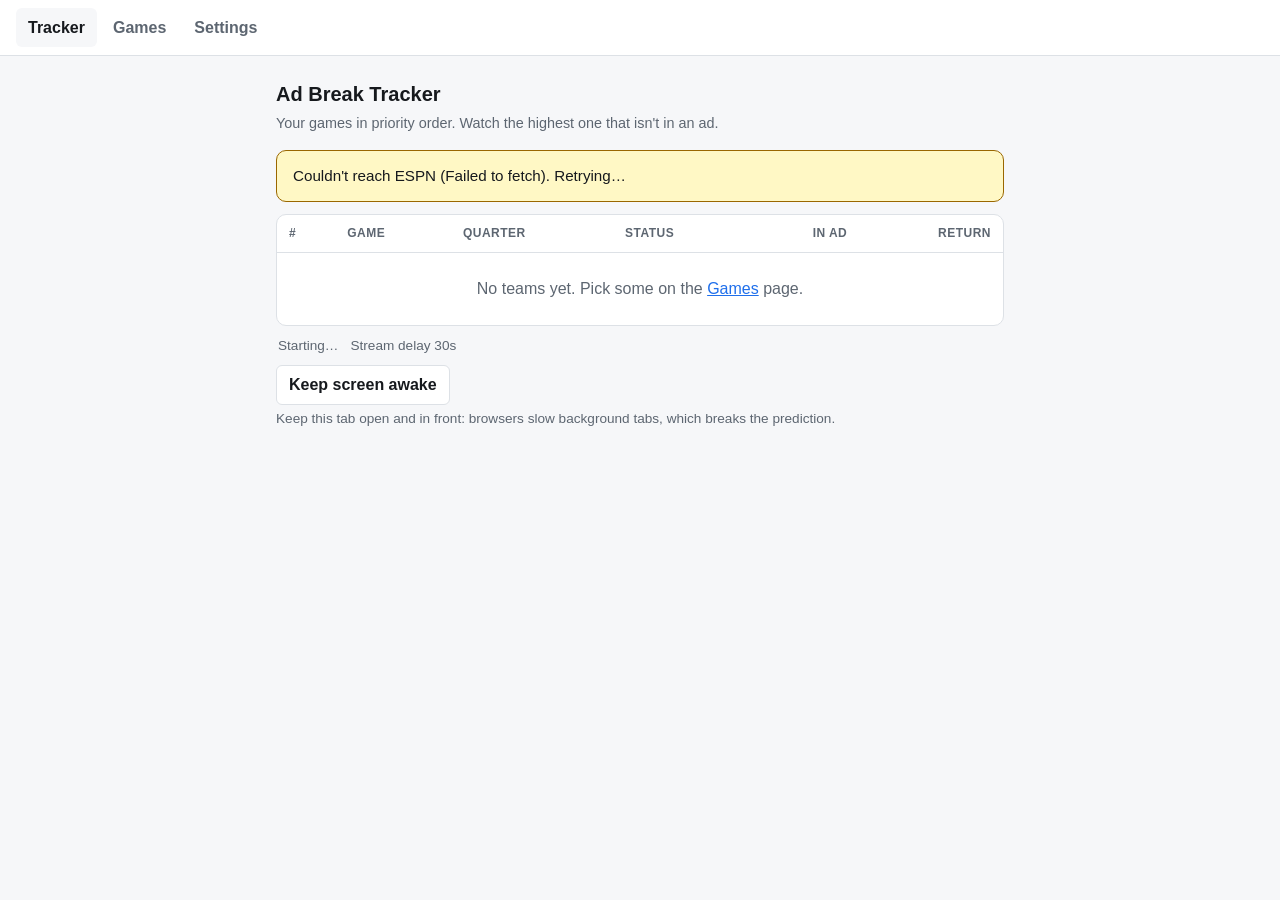
<file: docs/index.html>
<!doctype html>
<html lang="en">
<head>
<meta charset="utf-8">
<meta name="viewport" content="width=device-width, initial-scale=1">
<title>Ad Break Tracker</title>
<link rel="stylesheet" href="style.css">
</head>
<body>
<main>
  <h1>Ad Break Tracker</h1>
  <p class="sub">Your games in priority order. Watch the highest one that isn't in an ad.</p>
  <div id="banner"></div>
  <div class="card scroll"><table>
    <thead><tr><th scope="col">#</th><th scope="col">Game</th><th scope="col">Quarter</th>
      <th scope="col">Status</th><th scope="col" class="num">In ad</th><th scope="col" class="num">Return</th></tr></thead>
    <tbody id="rows"></tbody>
  </table><div id="empty"></div></div>
  <div class="meta">
    <span id="polled">Starting…</span>
    <span id="delaynote"></span>
  </div>
  <div class="row">
    <button id="wake" type="button" aria-pressed="false">Keep screen awake</button>
  </div>
  <p class="hint">Keep this tab open and in front: browsers slow background tabs, which breaks the prediction.</p>
</main>
<script type="module" src="tracker.js"></script>
</body>
</html>
</file>
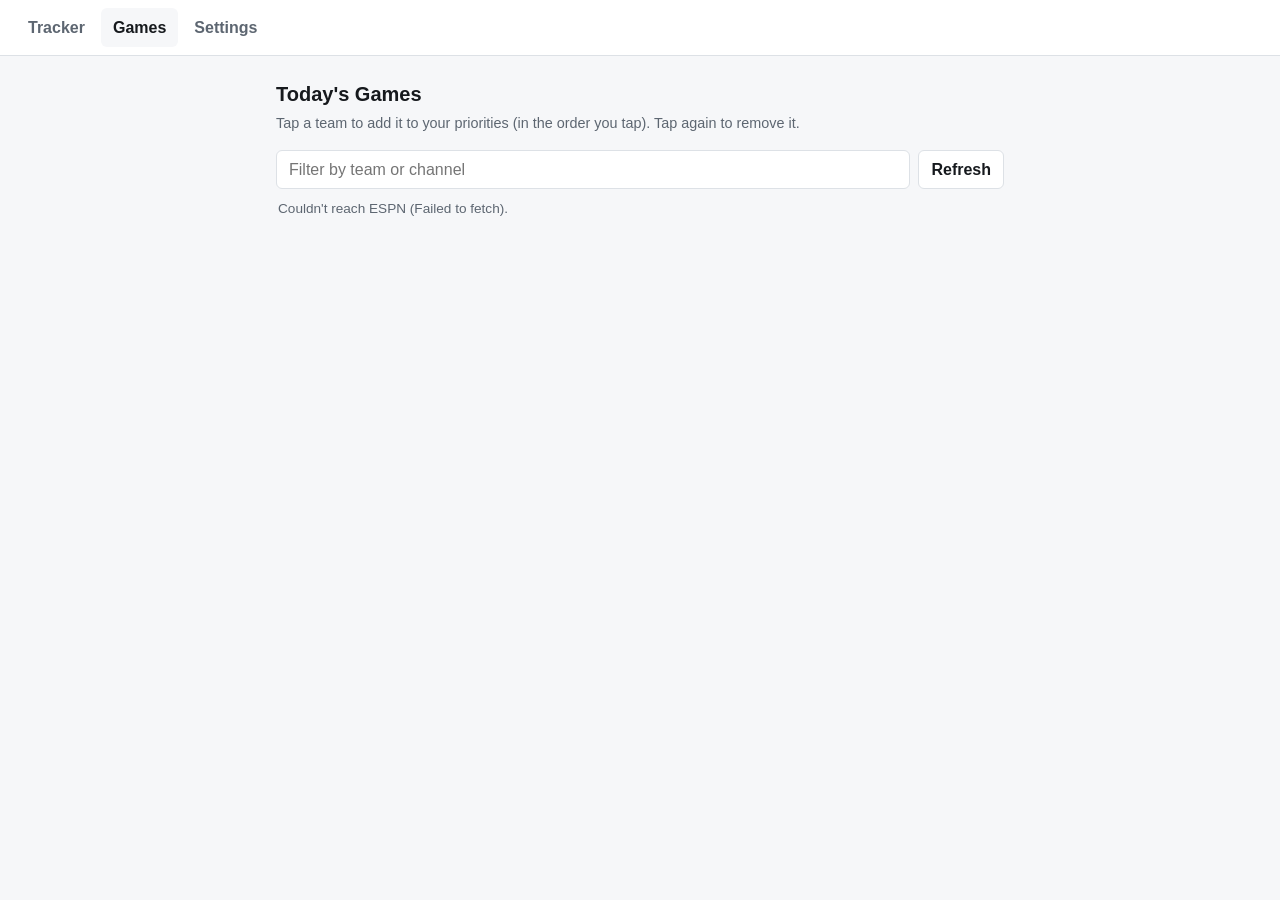
<file: docs/games.html>
<!doctype html>
<html lang="en">
<head>
<meta charset="utf-8">
<meta name="viewport" content="width=device-width, initial-scale=1">
<title>Today's Games</title>
<link rel="stylesheet" href="style.css">
</head>
<body>
<main>
  <h1>Today's Games</h1>
  <p class="sub">Tap a team to add it to your priorities (in the order you tap). Tap again to remove it.</p>
  <div class="row"><input id="q" type="search" placeholder="Filter by team or channel" aria-label="Filter games" style="flex:1;min-width:12em">
    <button id="refresh" type="button">Refresh</button></div>
  <div id="status" class="meta"></div>
  <div id="list"></div>
</main>
<script type="module" src="games.js"></script>
</body>
</html>
</file>
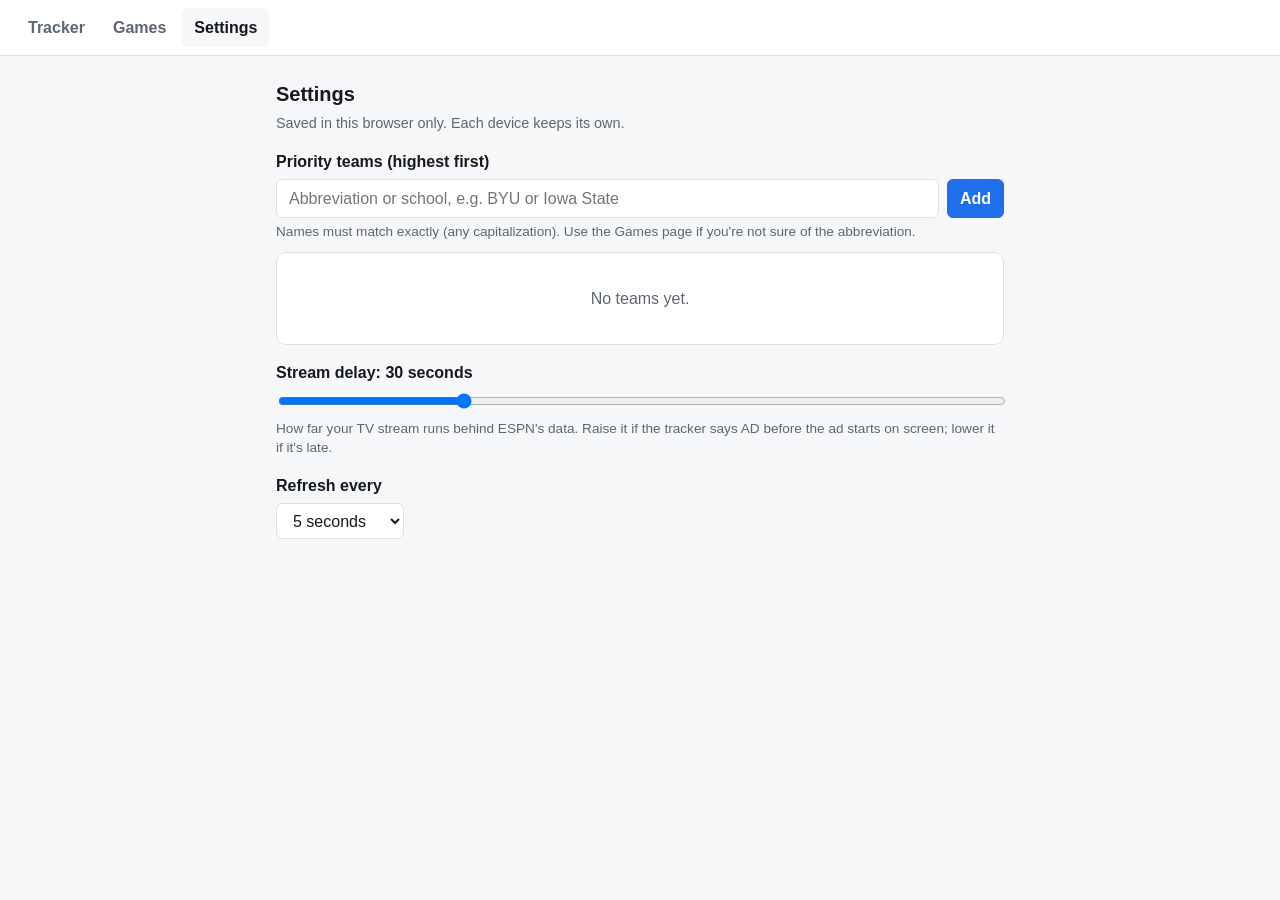
<file: docs/settings.html>
<!doctype html>
<html lang="en">
<head>
<meta charset="utf-8">
<meta name="viewport" content="width=device-width, initial-scale=1">
<title>Settings</title>
<link rel="stylesheet" href="style.css">
</head>
<body>
<main>
  <h1>Settings</h1>
  <p class="sub">Saved in this browser only. Each device keeps its own.</p>

  <label class="field" for="add">Priority teams (highest first)</label>
  <div class="row"><input id="add" type="text" placeholder="Abbreviation or school, e.g. BYU or Iowa State" style="flex:1;min-width:12em">
    <button id="addbtn" type="button" class="primary">Add</button></div>
  <p class="hint">Names must match exactly (any capitalization). Use the Games page if you're not sure of the abbreviation.</p>
  <div class="card" style="margin-top:10px"><ol id="prio" class="list"></ol></div>

  <label class="field" for="delay">Stream delay: <output id="delayout"></output> seconds</label>
  <input id="delay" type="range" min="0" max="120" step="1">
  <p class="hint">How far your TV stream runs behind ESPN's data. Raise it if the tracker says AD before the ad starts on screen; lower it if it's late.</p>

  <label class="field" for="poll">Refresh every</label>
  <select id="poll"><option value="3">3 seconds</option><option value="5">5 seconds</option>
    <option value="10">10 seconds</option><option value="15">15 seconds</option></select>

  <p id="saved" class="hint" role="status"></p>
</main>
<script type="module" src="settings.js"></script>
</body>
</html>
</file>
<file: docs/style.css>
:root {
  --bg: #f6f7f9; --surface: #ffffff; --text: #16191d; --muted: #5d6671; --border: #dde1e6;
  --accent: #1f6feb; --live: #1a7f37; --ad: #cf222e; --wait: #6e7781; --unknown: #9a6700;
  --live-bg: #dafbe1; --ad-bg: #ffebe9; --wait-bg: #eaeef2; --unknown-bg: #fff8c5; --watch-bg: #1a7f37;
}
@media (prefers-color-scheme: dark) {
  :root:not([data-theme="light"]) {
    --bg: #0d1117; --surface: #161b22; --text: #e6edf3; --muted: #8d96a0; --border: #30363d;
    --accent: #58a6ff; --live: #3fb950; --ad: #ff7b72; --wait: #8d96a0; --unknown: #d29922;
    --live-bg: #12261e; --ad-bg: #2d1517; --wait-bg: #21262d; --unknown-bg: #2a2007; --watch-bg: #238636;
  }
}
* { box-sizing: border-box; }
body { margin: 0; background: var(--bg); color: var(--text);
  font: 16px/1.45 -apple-system, BlinkMacSystemFont, "Segoe UI", Roboto, sans-serif; }
main { max-width: 760px; margin: 0 auto; padding: 16px; }
nav { display: flex; gap: 4px; padding: 8px 16px; border-bottom: 1px solid var(--border);
  background: var(--surface); position: sticky; top: 0; z-index: 2; }
nav a { padding: 8px 12px; border-radius: 6px; color: var(--muted); text-decoration: none; font-weight: 600; }
nav a[aria-current="page"] { color: var(--text); background: var(--bg); }
nav a:hover { color: var(--text); }
h1 { font-size: 1.25rem; margin: 8px 0 4px; }
p.sub { margin: 0 0 16px; color: var(--muted); font-size: .9rem; }
.card { background: var(--surface); border: 1px solid var(--border); border-radius: 10px; }
.banner { padding: 14px 16px; margin-bottom: 12px; font-size: 1.1rem; font-weight: 700; }
.banner small { display: block; color: var(--muted); font-weight: 400; font-size: .85rem; }
.banner.go { border-color: var(--live); background: var(--live-bg); }
.banner.warn { border-color: var(--unknown); background: var(--unknown-bg); font-weight: 500; font-size: .95rem; }
.scroll { overflow-x: auto; }
table { width: 100%; border-collapse: collapse; font-variant-numeric: tabular-nums; }
th, td { padding: 10px 12px; text-align: left; white-space: nowrap; }
th { font-size: .75rem; text-transform: uppercase; letter-spacing: .04em; color: var(--muted); font-weight: 600;
  border-bottom: 1px solid var(--border); }
tbody tr + tr td { border-top: 1px solid var(--border); }
td.num, th.num { text-align: right; }
.pill { display: inline-block; min-width: 4.8em; text-align: center; padding: 2px 8px; border-radius: 999px;
  font-size: .8rem; font-weight: 700; }
.pill.LIVE { color: var(--live); background: var(--live-bg); }
.pill.AD { color: var(--ad); background: var(--ad-bg); }
.pill.WAIT { color: var(--wait); background: var(--wait-bg); }
.pill.UNKNOWN { color: var(--unknown); background: var(--unknown-bg); }
.pill.WATCH { color: #fff; background: var(--watch-bg); }
.row { display: flex; gap: 8px; flex-wrap: wrap; align-items: center; }
.meta { color: var(--muted); font-size: .85rem; margin: 10px 2px; display: flex; gap: 12px; flex-wrap: wrap; align-items: center; }
button, select, input[type="text"], input[type="search"], input[type="number"] {
  font: inherit; color: var(--text); background: var(--surface); border: 1px solid var(--border);
  border-radius: 6px; padding: 7px 12px; min-height: 36px; }
button { cursor: pointer; font-weight: 600; }
button:hover { border-color: var(--accent); }
button.primary { background: var(--accent); border-color: var(--accent); color: #fff; }
button.chip { border-radius: 999px; padding: 4px 12px; min-height: 30px; font-size: .85rem; }
button.chip[aria-pressed="true"] { background: var(--accent); border-color: var(--accent); color: #fff; }
button:focus-visible, a:focus-visible, input:focus-visible, select:focus-visible { outline: 2px solid var(--accent); outline-offset: 2px; }
button.icon { padding: 4px 10px; min-height: 32px; }
button:disabled { opacity: .4; cursor: default; }
.list { list-style: none; margin: 0; padding: 0; }
.list li { display: flex; align-items: center; gap: 8px; padding: 10px 12px; }
.list li + li { border-top: 1px solid var(--border); }
.list .rank { color: var(--muted); width: 1.6em; text-align: right; font-variant-numeric: tabular-nums; }
.list .grow { flex: 1; }
.section { font-size: .8rem; text-transform: uppercase; letter-spacing: .04em; color: var(--muted);
  font-weight: 600; margin: 20px 2px 6px; }
.game { padding: 12px; display: flex; gap: 12px; align-items: center; flex-wrap: wrap; }
.game + .game { border-top: 1px solid var(--border); }
.game .when { color: var(--muted); font-size: .85rem; min-width: 8.5em; }
.game .teams { flex: 1; display: flex; gap: 6px; flex-wrap: wrap; align-items: center; }
.game .chan { color: var(--muted); font-size: .85rem; }
label.field { display: block; margin: 16px 0 6px; font-weight: 600; }
.hint { color: var(--muted); font-size: .85rem; margin: 4px 0 0; }
input[type="range"] { width: 100%; }
.empty { padding: 24px 16px; color: var(--muted); text-align: center; }
.empty a { color: var(--accent); }
@media (max-width: 520px) { main { padding: 12px; } th, td { padding: 9px 8px; } }
</file>
